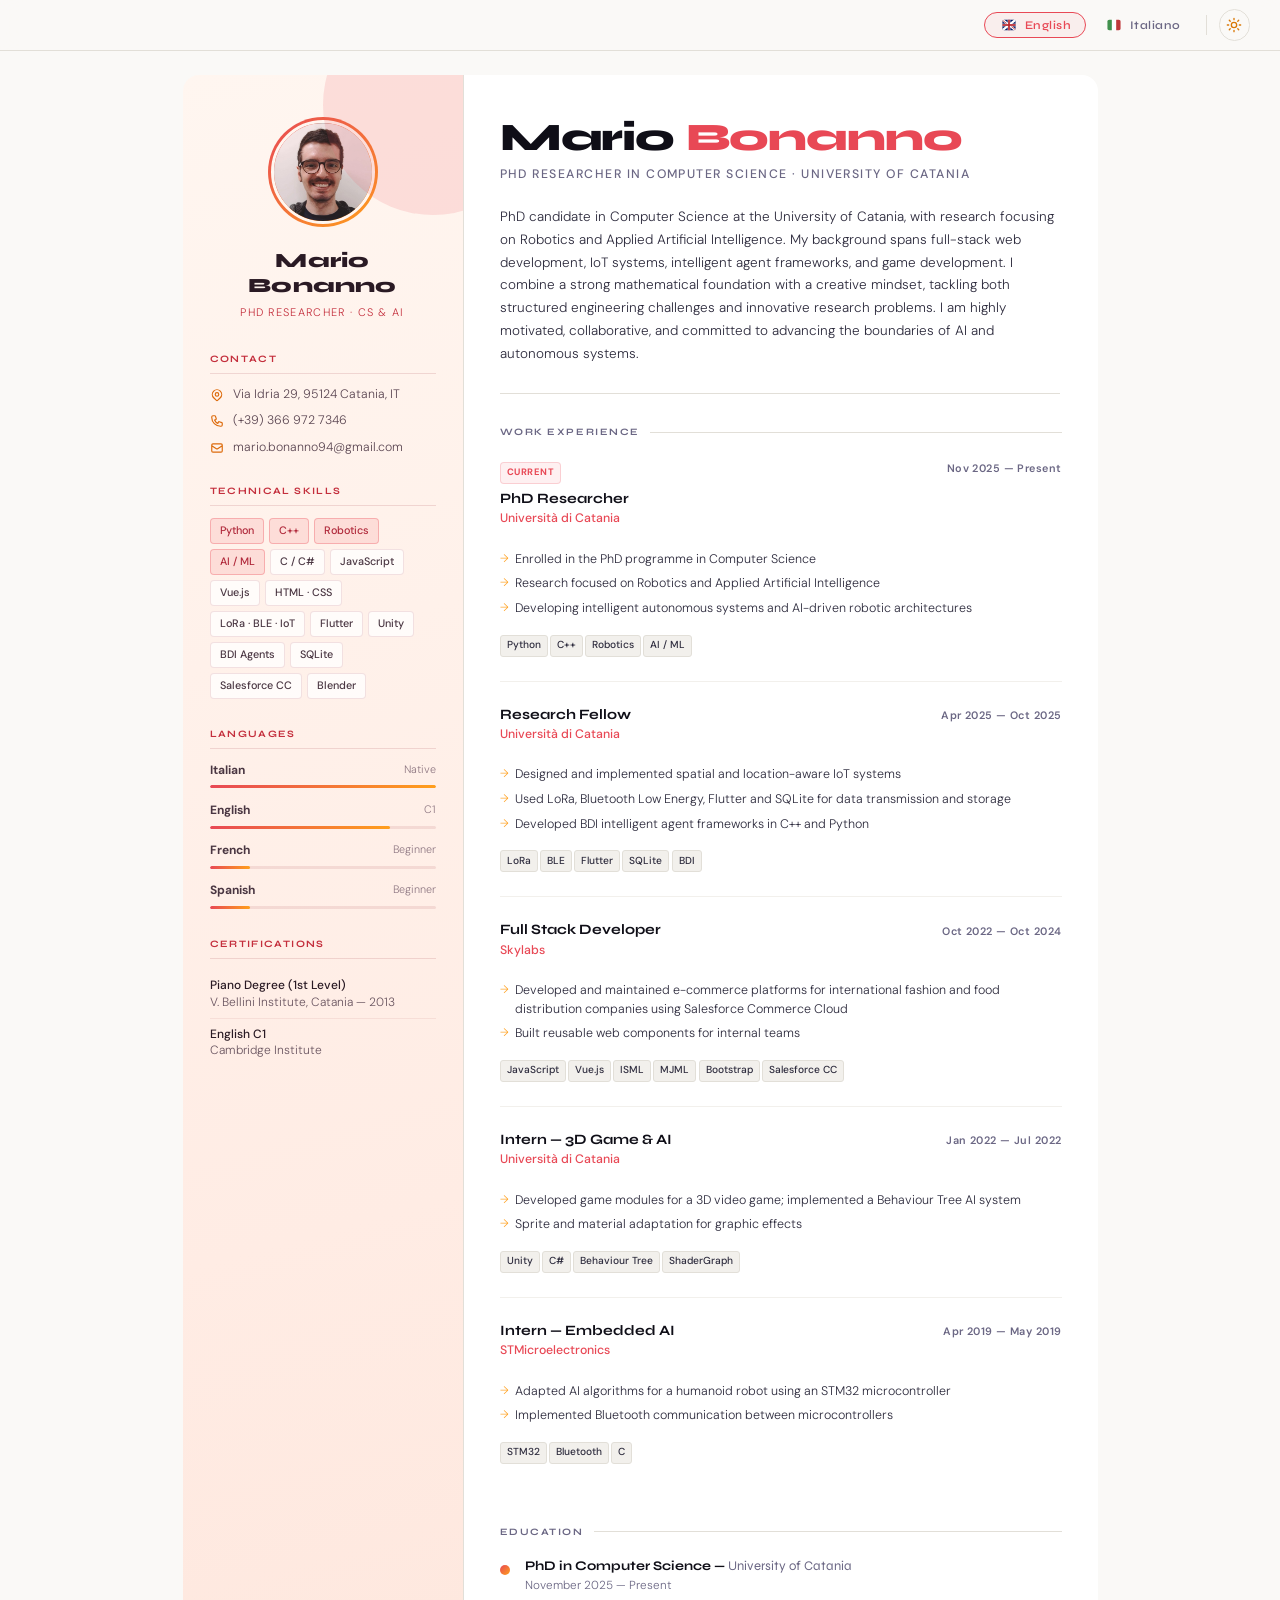
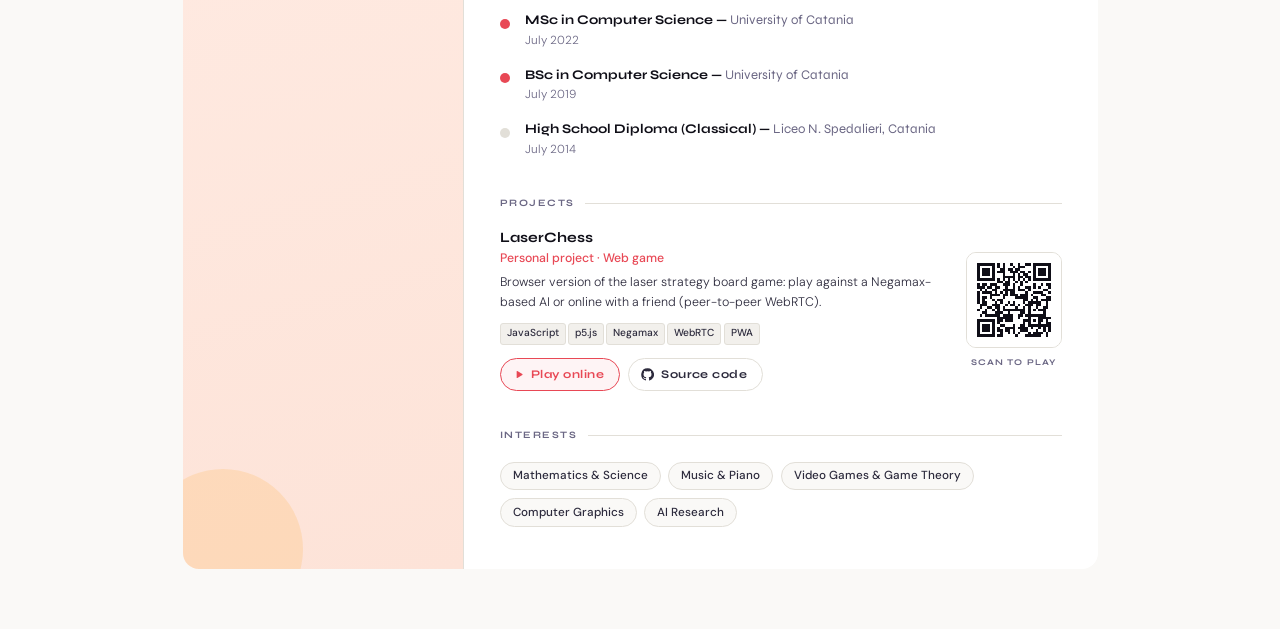
<file: index.html>
<!DOCTYPE html>
<html lang="en">
<head>
  <meta charset="UTF-8">
  <meta name="viewport" content="width=device-width, initial-scale=1.0">
  <title>Mario Bonanno — CV</title>
  <link href="https://fonts.googleapis.com/css2?family=Syne:wght@400;500;600;700;800&family=DM+Sans:ital,wght@0,300;0,400;0,500;1,300&display=swap" rel="stylesheet">
  <link rel="icon" type="image/webp" href="favicon.webp">
  <script>
    /* On open, pick dark or light from the OS setting (before first paint); the button then toggles between the two */
    try { document.documentElement.setAttribute('data-theme', matchMedia('(prefers-color-scheme: dark)').matches ? 'dark' : 'light'); } catch (e) {}
  </script>
  <link rel="stylesheet" href="cv.css">
  <script src="qr.js" defer></script>
  <script src="cv.js" defer></script>
</head>
<body>

<nav class="lang-bar">
  <button class="lang-btn active" id="btn-en">
    <svg viewBox="0 0 32 32"><rect x="1" y="4" width="30" height="24" rx="4" ry="4" fill="#071b65"/><path d="M5.1,4H5C3,4,1.4,5.4,1.1,7.3L26.9,28H27c2,0,3.6-1.4,3.9-3.3L5.1,4Z" fill="#fff"/><path d="M22.25,19h-2.5l9.9,7.9c.4-.4,.7-.8,.9-1.3l-8.4-6.7Z" fill="#b92932"/><path d="M1.4,6.3l8.4,6.7h2.5L2.3,5.1c-.4,.4-.7,.8-.9,1.3Z" fill="#b92932"/><path d="M5,28h.1L31,7.3c-.3-1.9-2-3.3-3.9-3.3H27L1.1,24.7c.3,1.9,2,3.3,3.9,3.3Z" fill="#fff"/><rect x="13" y="4" width="6" height="24" fill="#fff"/><rect x="1" y="13" width="30" height="6" fill="#fff"/><rect x="14" y="4" width="4" height="24" fill="#b92932"/><rect x="14" y="1" width="4" height="30" transform="translate(32) rotate(90)" fill="#b92932"/></svg>
    English
  </button>
  <button class="lang-btn" id="btn-it">
    <svg viewBox="0 0 32 32"><path fill="#fff" d="M10 4H22V28H10z"/><path d="M5,4h6V28H5c-2.2,0-4-1.8-4-4V8c0-2.2,1.8-4,4-4Z" fill="#41914d"/><path d="M25,4h6V28h-6c-2.2,0-4-1.8-4-4V8c0-2.2,1.8-4,4-4Z" transform="rotate(180 26 16)" fill="#bf393b"/></svg>
    Italiano
  </button>
  <span class="bar-sep" aria-hidden="true"></span>
  <button class="theme-btn" id="btn-theme" type="button">
    <svg class="ico-sun" viewBox="0 0 24 24" fill="none" stroke="currentColor" stroke-width="2" stroke-linecap="round" aria-hidden="true"><circle cx="12" cy="12" r="4"/><path d="M12 2v2M12 20v2M4.93 4.93l1.41 1.41M17.66 17.66l1.41 1.41M2 12h2M20 12h2M4.93 19.07l1.41-1.41M17.66 6.34l1.41-1.41"/></svg>
    <svg class="ico-moon" viewBox="0 0 24 24" fill="none" stroke="currentColor" stroke-width="2" stroke-linecap="round" stroke-linejoin="round" aria-hidden="true"><path d="M21 12.79A9 9 0 1 1 11.21 3 7 7 0 0 0 21 12.79z"/></svg>
  </button>
</nav>

<div class="cv-wrap">
  <!-- SIDEBAR -->
  <aside class="sidebar">
    <div class="photo-ring">
      <img src="foto-Profilo.jpg" alt="Mario Bonanno">
    </div>
    <div class="sidebar-name">Mario Bonanno</div>
    <div class="sidebar-role-bar l-en">PhD Researcher · CS &amp; AI</div>
    <div class="sidebar-role-bar l-it hidden">Dottorando · Informatica &amp; AI</div>

    <div class="sidebar-section">
      <div class="sidebar-label l-en">Contact</div>
      <div class="sidebar-label l-it hidden">Contatti</div>
      <div class="contact-item">
        <svg fill="none" viewBox="0 0 24 24" stroke="currentColor" stroke-width="2"><path d="M17.657 16.657L13.414 20.9a2 2 0 01-2.827 0l-4.244-4.243a8 8 0 1111.314 0z"/><circle cx="12" cy="11" r="3"/></svg>
        <span>Via Idria 29, 95124 Catania, IT</span>
      </div>
      <div class="contact-item">
        <svg fill="none" viewBox="0 0 24 24" stroke="currentColor" stroke-width="2"><path d="M3 5a2 2 0 012-2h3.28a1 1 0 01.948.684l1.498 4.493a1 1 0 01-.502 1.21l-2.257 1.13a11.042 11.042 0 005.516 5.516l1.13-2.257a1 1 0 011.21-.502l4.493 1.498a1 1 0 01.684.949V19a2 2 0 01-2 2h-1C9.716 21 3 14.284 3 6V5z"/></svg>
        <span>(+39) 366 972 7346</span>
      </div>
      <div class="contact-item">
        <svg fill="none" viewBox="0 0 24 24" stroke="currentColor" stroke-width="2"><path d="M3 8l7.89 5.26a2 2 0 002.22 0L21 8M5 19h14a2 2 0 002-2V7a2 2 0 00-2-2H5a2 2 0 00-2 2v10a2 2 0 002 2z"/></svg>
        <a href="mailto:mario.bonanno94@gmail.com">mario.bonanno94@gmail.com</a>
      </div>
    </div>

    <div class="sidebar-section">
      <div class="sidebar-label l-en">Technical Skills</div>
      <div class="sidebar-label l-it hidden">Competenze Tecniche</div>
      <div class="skill-tags">
        <span class="stag hot">Python</span><span class="stag hot">C++</span>
        <span class="stag hot">Robotics</span><span class="stag hot">AI / ML</span>
        <span class="stag">C / C#</span><span class="stag">JavaScript</span>
        <span class="stag">Vue.js</span><span class="stag">HTML &middot; CSS</span>
        <span class="stag">LoRa &middot; BLE &middot; IoT</span><span class="stag">Flutter</span>
        <span class="stag">Unity</span><span class="stag">BDI Agents</span>
        <span class="stag">SQLite</span><span class="stag">Salesforce CC</span>
        <span class="stag">Blender</span>
      </div>
    </div>

    <div class="sidebar-section">
      <div class="sidebar-label l-en">Languages</div>
      <div class="sidebar-label l-it hidden">Lingue</div>
      <div class="lang-item">
        <div class="lang-top"><strong class="l-en">Italian</strong><strong class="l-it hidden">Italiano</strong> <span class="lang-level l-en">Native</span><span class="lang-level l-it hidden">Madrelingua</span></div>
        <div class="lang-bar-track"><div class="lang-bar-fill" style="width:100%"></div></div>
      </div>
      <div class="lang-item">
        <div class="lang-top"><strong class="l-en">English</strong><strong class="l-it hidden">Inglese</strong> <span class="lang-level">C1</span></div>
        <div class="lang-bar-track"><div class="lang-bar-fill" style="width:80%"></div></div>
      </div>
      <div class="lang-item">
        <div class="lang-top"><strong class="l-en">French</strong><strong class="l-it hidden">Francese</strong> <span class="lang-level l-en">Beginner</span><span class="lang-level l-it hidden">Principiante</span></div>
        <div class="lang-bar-track"><div class="lang-bar-fill" style="width:18%"></div></div>
      </div>
      <div class="lang-item">
        <div class="lang-top"><strong class="l-en">Spanish</strong><strong class="l-it hidden">Spagnolo</strong> <span class="lang-level l-en">Beginner</span><span class="lang-level l-it hidden">Principiante</span></div>
        <div class="lang-bar-track"><div class="lang-bar-fill" style="width:18%"></div></div>
      </div>
    </div>

    <div class="sidebar-section">
      <div class="sidebar-label l-en">Certifications</div>
      <div class="sidebar-label l-it hidden">Certificazioni</div>
      <div class="cert-item">
        <strong class="l-en">Piano Degree (1st Level)</strong><strong class="l-it hidden">Laurea di I livello in Pianoforte</strong><br>
        <span class="l-en">V. Bellini Institute, Catania &mdash; 2013</span><span class="l-it hidden">Ist. V. Bellini, Catania &mdash; 2013</span>
      </div>
      <div class="cert-item">
        <strong>English C1</strong><br>Cambridge Institute
      </div>
    </div>
  </aside>

  <!-- MAIN -->
  <main class="main-col">
    <div class="main-name">Mario <span class="name-accent">Bonanno</span></div>
    <div class="main-role l-en">PhD Researcher in Computer Science &middot; University of Catania</div>
    <div class="main-role l-it hidden">Dottorando in Informatica &middot; Universit&agrave; di Catania</div>

    <div class="profile-text">
      <span class="l-en">PhD candidate in Computer Science at the University of Catania, with research focusing on Robotics and Applied Artificial Intelligence. My background spans full-stack web development, IoT systems, intelligent agent frameworks, and game development. I combine a strong mathematical foundation with a creative mindset, tackling both structured engineering challenges and innovative research problems. I am highly motivated, collaborative, and committed to advancing the boundaries of AI and autonomous systems.</span>
      <span class="l-it hidden">Dottorando in Informatica all'Universit&agrave; di Catania, con ricerca focalizzata su Robotica e Intelligenza Artificiale applicata. Il mio background spazia dallo sviluppo web full-stack ai sistemi IoT, ai framework per agenti intelligenti e allo sviluppo di videogiochi. Unisco una solida base matematica a un approccio creativo, affrontando sia sfide di ingegneria strutturata sia problemi di ricerca innovativi. Sono fortemente motivato, collaborativo e determinato a contribuire ai progressi nell'IA e nei sistemi autonomi.</span>
    </div>

    <!-- WORK EXPERIENCE -->
    <section class="section">
      <h2 class="section-title"><span class="l-en">Work Experience</span><span class="l-it hidden">Esperienze Lavorative</span></h2>

      <div class="exp-entry">
        <div>
          <div class="exp-current l-en">Current</div><div class="exp-current l-it hidden">In corso</div>
          <div class="exp-role l-en">PhD Researcher</div><div class="exp-role l-it hidden">Dottorando di Ricerca</div>
          <div class="exp-company">Universit&agrave; di Catania</div>
        </div>
        <div class="exp-date"><span class="l-en">Nov 2025 &mdash; Present</span><span class="l-it hidden">Nov 2025 &mdash; oggi</span></div>
        <ul class="exp-bullets">
          <li><span class="l-en">Enrolled in the PhD programme in Computer Science</span><span class="l-it hidden">Iscritto al Dottorato di Ricerca in Informatica</span></li>
          <li><span class="l-en">Research focused on Robotics and Applied Artificial Intelligence</span><span class="l-it hidden">Ricerca su Robotica e Intelligenza Artificiale applicata</span></li>
          <li><span class="l-en">Developing intelligent autonomous systems and AI-driven robotic architectures</span><span class="l-it hidden">Sviluppo di sistemi autonomi intelligenti e architetture robotiche basate sull'IA</span></li>
        </ul>
        <div class="tech-pills"><span class="tech-pill">Python</span><span class="tech-pill">C++</span><span class="tech-pill">Robotics</span><span class="tech-pill">AI / ML</span></div>
      </div>

      <div class="exp-entry">
        <div>
          <div class="exp-role l-en">Research Fellow</div><div class="exp-role l-it hidden">Assegnista di Ricerca</div>
          <div class="exp-company">Universit&agrave; di Catania</div>
        </div>
        <div class="exp-date"><span class="l-en">Apr 2025 &mdash; Oct 2025</span><span class="l-it hidden">Apr 2025 &mdash; Ott 2025</span></div>
        <ul class="exp-bullets">
          <li><span class="l-en">Designed and implemented spatial and location-aware IoT systems</span><span class="l-it hidden">Progettazione e implementazione di sistemi IoT spatial/location-aware</span></li>
          <li><span class="l-en">Used LoRa, Bluetooth Low Energy, Flutter and SQLite for data transmission and storage</span><span class="l-it hidden">Utilizzo di LoRa, BLE, Flutter e SQLite per l'invio e conservazione di dati</span></li>
          <li><span class="l-en">Developed BDI intelligent agent frameworks in C++ and Python</span><span class="l-it hidden">Sviluppo di framework per agenti intelligenti BDI in C++ e Python</span></li>
        </ul>
        <div class="tech-pills"><span class="tech-pill">LoRa</span><span class="tech-pill">BLE</span><span class="tech-pill">Flutter</span><span class="tech-pill">SQLite</span><span class="tech-pill">BDI</span></div>
      </div>

      <div class="exp-entry">
        <div>
          <div class="exp-role l-en">Full Stack Developer</div><div class="exp-role l-it hidden">Sviluppatore Full Stack</div>
          <div class="exp-company">Skylabs</div>
        </div>
        <div class="exp-date"><span class="l-en">Oct 2022 &mdash; Oct 2024</span><span class="l-it hidden">Ott 2022 &mdash; Ott 2024</span></div>
        <ul class="exp-bullets">
          <li><span class="l-en">Developed and maintained e-commerce platforms for international fashion and food distribution companies using Salesforce Commerce Cloud</span><span class="l-it hidden">Sviluppo e manutenzione di piattaforme e-commerce per aziende internazionali tramite Salesforce Commerce Cloud</span></li>
          <li><span class="l-en">Built reusable web components for internal teams</span><span class="l-it hidden">Sviluppo di componenti web riutilizzabili per i team interni</span></li>
        </ul>
        <div class="tech-pills"><span class="tech-pill">JavaScript</span><span class="tech-pill">Vue.js</span><span class="tech-pill">ISML</span><span class="tech-pill">MJML</span><span class="tech-pill">Bootstrap</span><span class="tech-pill">Salesforce CC</span></div>
      </div>

      <div class="exp-entry">
        <div>
          <div class="exp-role l-en">Intern &mdash; 3D Game &amp; AI</div><div class="exp-role l-it hidden">Tirocinante &mdash; Gioco 3D e IA</div>
          <div class="exp-company">Universit&agrave; di Catania</div>
        </div>
        <div class="exp-date"><span class="l-en">Jan 2022 &mdash; Jul 2022</span><span class="l-it hidden">Gen 2022 &mdash; Lug 2022</span></div>
        <ul class="exp-bullets">
          <li><span class="l-en">Developed game modules for a 3D video game; implemented a Behaviour Tree AI system</span><span class="l-it hidden">Sviluppo di moduli per un videogioco 3D; implementazione di sistema IA con Behaviour Tree</span></li>
          <li><span class="l-en">Sprite and material adaptation for graphic effects</span><span class="l-it hidden">Adattamento di sprite e materiali per effetti grafici</span></li>
        </ul>
        <div class="tech-pills"><span class="tech-pill">Unity</span><span class="tech-pill">C#</span><span class="tech-pill">Behaviour Tree</span><span class="tech-pill">ShaderGraph</span></div>
      </div>

      <div class="exp-entry">
        <div>
          <div class="exp-role l-en">Intern &mdash; Embedded AI</div><div class="exp-role l-it hidden">Tirocinante &mdash; AI su microcontrollore</div>
          <div class="exp-company">STMicroelectronics</div>
        </div>
        <div class="exp-date"><span class="l-en">Apr 2019 &mdash; May 2019</span><span class="l-it hidden">Apr 2019 &mdash; Mag 2019</span></div>
        <ul class="exp-bullets">
          <li><span class="l-en">Adapted AI algorithms for a humanoid robot using an STM32 microcontroller</span><span class="l-it hidden">Adattamento di algoritmi IA su robot umanoide tramite microcontrollore STM32</span></li>
          <li><span class="l-en">Implemented Bluetooth communication between microcontrollers</span><span class="l-it hidden">Comunicazione Bluetooth tra microcontrollori</span></li>
        </ul>
        <div class="tech-pills"><span class="tech-pill">STM32</span><span class="tech-pill">Bluetooth</span><span class="tech-pill">C</span></div>
      </div>
    </section>

    <!-- EDUCATION -->
    <section class="section">
      <h2 class="section-title"><span class="l-en">Education</span><span class="l-it hidden">Istruzione e Formazione</span></h2>
      <div class="edu-entry">
        <div class="edu-dot phd"></div>
        <div>
          <div class="edu-title l-en">PhD in Computer Science &mdash; <span style="color:var(--ink-muted);font-weight:400">University of Catania</span></div>
          <div class="edu-title l-it hidden">Dottorato in Informatica &mdash; <span style="color:var(--ink-muted);font-weight:400">Univ. di Catania</span></div>
          <div class="edu-sub l-en">November 2025 &mdash; Present</div>
          <div class="edu-sub l-it hidden">Novembre 2025 &mdash; oggi</div>
        </div>
      </div>
      <div class="edu-entry">
        <div class="edu-dot"></div>
        <div>
          <div class="edu-title l-en">MSc in Computer Science &mdash; <span style="color:var(--ink-muted);font-weight:400">University of Catania</span></div>
          <div class="edu-title l-it hidden">Laurea Magistrale in Informatica &mdash; <span style="color:var(--ink-muted);font-weight:400">Univ. di Catania</span></div>
          <div class="edu-sub l-en">July 2022</div>
          <div class="edu-sub l-it hidden">Luglio 2022</div>
        </div>
      </div>
      <div class="edu-entry">
        <div class="edu-dot"></div>
        <div>
          <div class="edu-title l-en">BSc in Computer Science &mdash; <span style="color:var(--ink-muted);font-weight:400">University of Catania</span></div>
          <div class="edu-title l-it hidden">Laurea Triennale in Informatica &mdash; <span style="color:var(--ink-muted);font-weight:400">Univ. di Catania</span></div>
          <div class="edu-sub l-en">July 2019</div>
          <div class="edu-sub l-it hidden">Luglio 2019</div>
        </div>
      </div>
      <div class="edu-entry">
        <div class="edu-dot faint"></div>
        <div>
          <div class="edu-title l-en">High School Diploma (Classical) &mdash; <span style="color:var(--ink-muted);font-weight:400">Liceo N. Spedalieri, Catania</span></div>
          <div class="edu-title l-it hidden">Diploma di Maturit&agrave; Classica &mdash; <span style="color:var(--ink-muted);font-weight:400">Liceo N. Spedalieri</span></div>
          <div class="edu-sub l-en">July 2014</div>
          <div class="edu-sub l-it hidden">Luglio 2014</div>
        </div>
      </div>
    </section>

    <!-- PROJECTS -->
    <section class="section">
      <h2 class="section-title"><span class="l-en">Projects</span><span class="l-it hidden">Progetti</span></h2>
      <div class="project">
        <div class="project-body">
          <div class="exp-role">LaserChess</div>
          <div class="exp-company"><span class="l-en">Personal project &middot; Web game</span><span class="l-it hidden">Progetto personale &middot; Gioco web</span></div>
          <p class="project-desc">
            <span class="l-en">Browser version of the laser strategy board game: play against a Negamax-based AI or online with a friend (peer-to-peer WebRTC).</span>
            <span class="l-it hidden">Versione web del gioco da tavolo di strategia con i laser: si gioca contro un'IA basata su Negamax o online con un amico (WebRTC peer-to-peer).</span>
          </p>
          <div class="tech-pills"><span class="tech-pill">JavaScript</span><span class="tech-pill">p5.js</span><span class="tech-pill">Negamax</span><span class="tech-pill">WebRTC</span><span class="tech-pill">PWA</span></div>
          <!-- href: root-relative so it works without JS; cv.js turns it into the absolute URL (origin + /LaserChess/) shown in print and encoded in the QR -->
          <div class="project-links">
            <a class="project-link" id="game-link" href="/LaserChess/" target="_blank" rel="noopener">
              <span class="project-btn">
                <svg viewBox="0 0 24 24" fill="currentColor" aria-hidden="true"><path d="M8 5.14v13.72a1 1 0 0 0 1.52.85l10.8-6.86a1 1 0 0 0 0-1.7L9.52 4.29A1 1 0 0 0 8 5.14z"/></svg>
                <span class="l-en">Play online</span><span class="l-it hidden">Gioca online</span>
              </span>
              <span class="project-url" id="game-url"></span>
            </a>
            <a class="project-link" href="https://github.com/Cobalt38/LaserChess" target="_blank" rel="noopener">
              <span class="project-btn ghost">
                <svg viewBox="0 0 24 24" fill="currentColor" aria-hidden="true"><path d="M12 .5a11.5 11.5 0 0 0-3.64 22.41c.58.1.79-.25.79-.56v-2c-3.2.7-3.88-1.37-3.88-1.37-.52-1.33-1.28-1.69-1.28-1.69-1.04-.71.08-.7.08-.7 1.15.08 1.76 1.19 1.76 1.19 1.03 1.76 2.7 1.25 3.36.96.1-.75.4-1.25.73-1.54-2.55-.29-5.24-1.28-5.24-5.69 0-1.26.45-2.29 1.19-3.09-.12-.29-.52-1.46.11-3.05 0 0 .97-.31 3.17 1.18a11 11 0 0 1 5.77 0c2.2-1.49 3.17-1.18 3.17-1.18.63 1.59.23 2.76.11 3.05.74.8 1.19 1.83 1.19 3.09 0 4.42-2.69 5.39-5.26 5.68.41.36.78 1.06.78 2.14v3.17c0 .31.21.67.8.56A11.5 11.5 0 0 0 12 .5z"/></svg>
                <span class="l-en">Source code</span><span class="l-it hidden">Codice sorgente</span>
              </span>
              <span class="project-url source-url">github.com/Cobalt38/LaserChess</span>
            </a>
          </div>
        </div>
        <figure class="project-qr" id="game-qr" aria-hidden="true">
          <div class="qr-tile"></div>
          <figcaption><span class="l-en">Scan to play</span><span class="l-it hidden">Inquadra per giocare</span></figcaption>
        </figure>
      </div>
    </section>

    <!-- INTERESTS -->
    <section class="section">
      <h2 class="section-title"><span class="l-en">Interests</span><span class="l-it hidden">Interessi</span></h2>
      <div class="interests-row">
        <span class="int-chip l-en">Mathematics &amp; Science</span><span class="int-chip l-it hidden">Matematica e Scienze</span>
        <span class="int-chip l-en">Music &amp; Piano</span><span class="int-chip l-it hidden">Musica e Pianoforte</span>
        <span class="int-chip l-en">Video Games &amp; Game Theory</span><span class="int-chip l-it hidden">Videogiochi e Game Theory</span>
        <span class="int-chip l-en">Computer Graphics</span><span class="int-chip l-it hidden">Computer Grafica</span>
        <span class="int-chip l-en">AI Research</span><span class="int-chip l-it hidden">Ricerca sull&rsquo;IA</span>
      </div>
    </section>
  </main>
</div>

</body>
</html>
</file>
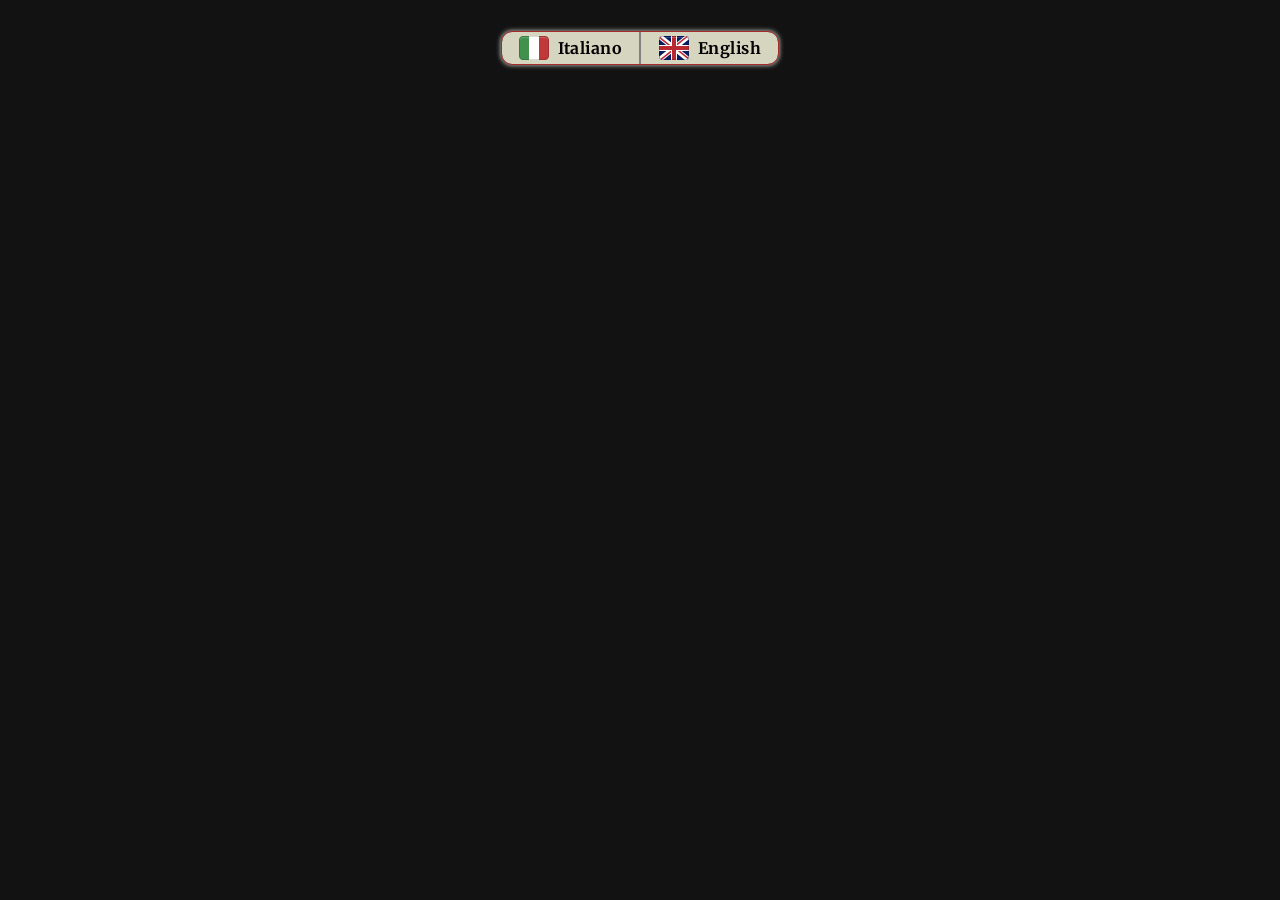
<file: cv2025/index.html>
<!DOCTYPE html>
<html lang="it">

<head>
    <meta charset="UTF-8">
    <link rel="stylesheet" href="cv.css">
    <link rel="stylesheet" href="https://cdnjs.cloudflare.com/ajax/libs/font-awesome/6.4.0/css/all.min.css">
    <link href="https://fonts.googleapis.com/css2?family=Merriweather:wght@400&display=swap" rel="stylesheet">

    <title>Curriculum Vitae</title>
</head>

<body>
    <div class="language-selection">
        <a href="#" data-lang="lang-it" class="selector active">
            <svg xmlns="http://www.w3.org/2000/svg" width="32" height="32" viewBox="0 0 32 32"><path fill="#fff" d="M10 4H22V28H10z"></path><path d="M5,4h6V28H5c-2.208,0-4-1.792-4-4V8c0-2.208,1.792-4,4-4Z" fill="#41914d"></path><path d="M25,4h6V28h-6c-2.208,0-4-1.792-4-4V8c0-2.208,1.792-4,4-4Z" transform="rotate(180 26 16)" fill="#bf393b"></path><path d="M27,4H5c-2.209,0-4,1.791-4,4V24c0,2.209,1.791,4,4,4H27c2.209,0,4-1.791,4-4V8c0-2.209-1.791-4-4-4Zm3,20c0,1.654-1.346,3-3,3H5c-1.654,0-3-1.346-3-3V8c0-1.654,1.346-3,3-3H27c1.654,0,3,1.346,3,3V24Z" opacity=".15"></path><path d="M27,5H5c-1.657,0-3,1.343-3,3v1c0-1.657,1.343-3,3-3H27c1.657,0,3,1.343,3,3v-1c0-1.657-1.343-3-3-3Z" fill="#fff" opacity=".2"></path></svg>
            Italiano
        </a>
        <div class="separator"></div>
        <a href="#" data-lang="lang-en" class="selector">
            <svg xmlns="http://www.w3.org/2000/svg" width="32" height="32" viewBox="0 0 32 32"><rect x="1" y="4" width="30" height="24" rx="4" ry="4" fill="#071b65"></rect><path d="M5.101,4h-.101c-1.981,0-3.615,1.444-3.933,3.334L26.899,28h.101c1.981,0,3.615-1.444,3.933-3.334L5.101,4Z" fill="#fff"></path><path d="M22.25,19h-2.5l9.934,7.947c.387-.353,.704-.777,.929-1.257l-8.363-6.691Z" fill="#b92932"></path><path d="M1.387,6.309l8.363,6.691h2.5L2.316,5.053c-.387,.353-.704,.777-.929,1.257Z" fill="#b92932"></path><path d="M5,28h.101L30.933,7.334c-.318-1.891-1.952-3.334-3.933-3.334h-.101L1.067,24.666c.318,1.891,1.952,3.334,3.933,3.334Z" fill="#fff"></path><rect x="13" y="4" width="6" height="24" fill="#fff"></rect><rect x="1" y="13" width="30" height="6" fill="#fff"></rect><rect x="14" y="4" width="4" height="24" fill="#b92932"></rect><rect x="14" y="1" width="4" height="30" transform="translate(32) rotate(90)" fill="#b92932"></rect><path d="M28.222,4.21l-9.222,7.376v1.414h.75l9.943-7.94c-.419-.384-.918-.671-1.471-.85Z" fill="#b92932"></path><path d="M2.328,26.957c.414,.374,.904,.656,1.447,.832l9.225-7.38v-1.408h-.75L2.328,26.957Z" fill="#b92932"></path><path d="M27,4H5c-2.209,0-4,1.791-4,4V24c0,2.209,1.791,4,4,4H27c2.209,0,4-1.791,4-4V8c0-2.209-1.791-4-4-4Zm3,20c0,1.654-1.346,3-3,3H5c-1.654,0-3-1.346-3-3V8c0-1.654,1.346-3,3-3H27c1.654,0,3,1.346,3,3V24Z" opacity=".15"></path><path d="M27,5H5c-1.657,0-3,1.343-3,3v1c0-1.657,1.343-3,3-3H27c1.657,0,3,1.343,3,3v-1c0-1.657-1.343-3-3-3Z" fill="#fff" opacity=".2"></path></svg>
            English
        </a>
    </div>

    <div class="cv-main d-none">
        <div class="left-panel">
            <div class="profile-pic">
                <img src="foto-Profilo.jpg" alt="Foto Profilo" />
            </div>
            <div class="details">
                <div class="contatti">
                    <div class="title">
                        <span class="lang-it">CONTATTI</span>
                        <span class="lang-en">CONTACTS</span>
                    </div>
                    <div class="content">
                        <p class="address">
                            <i class="fa-solid fa-house"></i>
                            <span class="lang-it">Via Idria, 29, 95124, Catania CT</span>
                            <span class="lang-en">Via Idria, 29, 95124, Catania CT</span>
                        </p>
                        <p class="telefono">
                            <i class="fa-solid fa-square-phone"></i>
                            <span class="lang-it">(+39) 3669727346</span>
                            <span class="lang-en">(+39) 3669727346</span>
                        </p>
                        <p class="email">
                            <i class="fa-solid fa-paper-plane"></i>
                            <span class="lang-it">mario.bonanno94@gmail.com</span>
                            <span class="lang-en">mario.bonanno94@gmail.com</span>
                        </p>
                    </div>
                </div>
                <div class="profile">
                    <div class="title">
                        <span class="lang-it">PROFILO PROFESSIONALE</span>
                        <span class="lang-en">PROFESSIONAL PROFILE</span>
                    </div>
                    <div class="description">
                        <span class="lang-it">Dopo aver conseguito la laurea magistrale in Informatica, ho iniziato la mia esperienza lavorativa come web developer presso un'azienda di consulenza. Oltre alle nozioni acquisite, posso garantire massima disponibilità e determinazione, per supportare le figure senior e apprendere da loro le basi dell’attività. La mia indole creativa mi ha spinto ad approcciarmi a campi come la creazione di videogiochi e lo sviluppo frontend di pagine web, mentre la passione per la matematica mi fa apprezzare le sfide logiche e strutturali, come quelle che ho incontrato nella progettazione di primitive intelligenze artificiali o programmazione backend per la gestione di siti.</span>
                        <span class="lang-en">After earning my master's degree in Computer Science, I began my work experience as a web developer at a consulting company. In addition to the knowledge acquired, I can ensure maximum availability and determination to support senior figures and learn from them the basics of the activity. My creative nature has driven me to approach fields such as video game creation and frontend development of web pages, while my passion for mathematics makes me appreciate logical and structural challenges, such as those I encountered in designing primitive artificial intelligences or backend programming for website management.</span>
                    </div>
                </div>
                <div class="competenze">
                    <div class="title">
                        <span class="lang-it">Capacità e competenze</span>
                        <span class="lang-en">Skills and Competencies</span>
                    </div>
                    <ul class="skill-list">
                        <li>
                            <span class="lang-it">Buona conoscenza dei più comuni linguaggi di programmazione. In particolare di <strong>C, C++, C#, Python, HTML, CSS, Javascript</strong>, dei framework Processing e P5.js e delle librerie jQuery, Vue.js e Bootstrap.</span>
                            <span class="lang-en">Good knowledge of the most common programming languages. In particular <strong>C, C++, C#, Python, HTML, CSS, Javascript</strong>, the Processing and P5.js frameworks, and the jQuery, Vue.js, and Bootstrap libraries.</span>
                        </li>
                        <li>
                            <span class="lang-it">Buona conoscenza del <strong>game engine Unity</strong> e dei suoi componenti. In particolare ShaderGraph, VisualEffects, ParticleSystem</span>
                            <span class="lang-en">Good knowledge of the <strong>Unity game engine</strong> and its components, particularly ShaderGraph, VisualEffects, ParticleSystem.</span>
                        </li>
                        <li>
                            <span class="lang-it">Conoscenza base del software di modellazione 3D “<strong>Blender</strong>” e del motore <strong>Unreal Engine</strong>.</span>
                            <span class="lang-en">Basic knowledge of 3D modeling software <strong>Blender</strong> and the <strong>Unreal Engine</strong>.</span>
                        </li>
                        <li>
                            <span class="lang-it">Flessibilità, predisposizione alla crescita professionale e capacità di ascolto attivo</span>
                            <span class="lang-en">Flexibility, willingness for professional growth, and active listening skills.</span>
                        </li>
                    </ul>
                </div>
                <div class="interessi">
                    <div class="title">
                        <span class="lang-it">Interessi</span>
                        <span class="lang-en">Interests</span>
                    </div>
                    <ol class="interessi-list">
                        <li>
                            <span class="lang-it">Matematica, scienze e musica</span>
                            <span class="lang-en">Mathematics, science, and music</span>
                        </li>
                        <li>
                            <span class="lang-it">Programmazione e Computer Grafica</span>
                            <span class="lang-en">Programming and Computer Graphics</span>
                        </li>
                        <li>
                            <span class="lang-it">Videogiochi e Game Theory</span>
                            <span class="lang-en">Video games and Game Theory</span>
                        </li>
                    </ol>
                </div>
            </div>
        </div>
        <div class="right-panel">
            <div class="name">
                <span class="lang-it">Mario Bonanno</span>
                <span class="lang-en">Mario Bonanno</span>
            </div>
            <div class="specs">
                <div class="tab experiences">
                    <div class="title">
                        <span class="lang-it">Esperienze lavorative e professionali</span>
                        <span class="lang-en">Work and Professional Experience</span>
                    </div>
                    <div class="exp-list">
                        <div class="exp">
                            <div class="title">
                                <strong>Università di Catania</strong>, Catania —
                                <span class="lang-it">Assegnista di ricerca</span>
                                <span class="lang-en">Research Fellow</span>
                            </div>
                            <div class="date">
                                <span class="lang-it">Aprile 2025 - Oggi</span>
                                <span class="lang-en">April 2025 - Currently</span>
                            </div>
                            <ul class="exp-points">
                                <li class="point">
                                    <span class="lang-it">Progetto e implementazione di sistemi IoT spatial/location-aware.</span>
                                    <span class="lang-en">Design and implementation of spatial/location-aware IoT systems.</span>
                                </li>
                                <li class="point">
                                    <span class="lang-it">Uso di tecnologie come <strong>LoRa, Bluetooth Low Energy, Flutter, SQLite</strong> per l'invio e la conservazione di dati.</span>
                                    <span class="lang-en">Used technologies such as <strong>LoRa, Bluetooth Low Energy, Flutter, SQLite</strong> to send and store data.</span>
                                </li>
                                <li class="point">
                                    <span class="lang-it">Sviluppo di framework per la programmazione di agenti intelligenti basati su paradigma BDI attraverso linguaggi C++ e Python</span>
                                    <span class="lang-en">Developed frameworks for the implementation of intelligent Agents based on the BDI paradigm, in C++ and Python</span>
                                </li>
                            </ul>
                        </div>
                    <div class="exp-list">
                        <div class="exp">
                            <div class="title">
                                <strong>Skylabs</strong>, Catania —
                                <span class="lang-it">Sviluppatore Fullstack</span>
                                <span class="lang-en">Fullstack Developer</span>
                            </div>
                            <div class="date">
                                <span class="lang-it">Ottobre 2022 - Ottobre 2024</span>
                                <span class="lang-en">October 2022 - October 2024</span>
                            </div>
                            <ul class="exp-points">
                                <li class="point">
                                    <span class="lang-it">Sviluppo e manutenzione di progetti E-Commerce per aziende internazionali di moda e distribuzione alimentare attraverso tecnologia <strong>Salesforce Commerce Cloud</strong>.</span>
                                    <span class="lang-en">Development and maintenance of E-Commerce projects for international fashion and food distribution companies using <strong>Salesforce Commerce Cloud</strong>.</span>
                                </li>
                                <li class="point">
                                    <span class="lang-it">Sviluppo componenti web personalizzati, finalizzati al riutilizzo interno.</span>
                                    <span class="lang-en">Development of custom web components aimed at internal reuse.</span>
                                </li>
                                <li class="point">
                                    <span class="lang-it">Utilizzo dei linguaggi <strong>Javascript, CSS, HTML, ISML, MJML</strong> e delle librerie <strong>jQuery, Vue.js, Bootstrap</strong>.</span>
                                    <span class="lang-en">Utilization of <strong>Javascript, CSS, HTML, ISML, MJML</strong> languages and <strong>jQuery, Vue.js, Bootstrap</strong> libraries.</span>
                                </li>
                            </ul>
                        </div>
                        <div class="exp">
                            <div class="title">
                                <strong>Università di Catania</strong>, Catania —
                                <span class="lang-it">Tirocinante</span>
                                <span class="lang-en">Intern</span>
                            </div>
                            <div class="date">
                                <span class="lang-it">Gennaio 2022 - Luglio 2022</span>
                                <span class="lang-en">January 2022 - July 2022</span>
                            </div>
                            <ul class="p-b-0 exp-points">
                                <li class="point">
                                    <span class="lang-it">Sviluppo di moduli di vario genere relativi ad un videogioco 3D</span>
                                    <span class="lang-en">Development of various modules related to a 3D video game</span>
                                </li>
                                <li class="point">
                                    <span class="lang-it">Implementazione di un sistema di I.A. basato su Behaviour Tree</span>
                                    <span class="lang-en">Implementation of an AI system based on Behaviour Tree</span>
                                </li>
                                <li class="point">
                                    <span class="lang-it">Manutenzione del codice per l’utilizzo in un team di piccole dimensioni</span>
                                    <span class="lang-en">Code maintenance for use in a small team</span>
                                </li>
                                <li class="point">
                                    <span class="lang-it">Adattamento Sprite e materiali per la creazione di effetti grafici</span>
                                    <span class="lang-en">Sprite and material adaptation for creating graphic effects</span>
                                </li>
                            </ul>
                        </div>
                        <div class="exp">
                            <div class="title">
                                <strong>STMicroelectronics</strong>, Catania —
                                <span class="lang-it">Tirocinante</span>
                                <span class="lang-en">Intern</span>
                            </div>
                            <div class="date">
                                <span class="lang-it">Aprile 2019 - Maggio 2019</span>
                                <span class="lang-en">April 2019 - May 2019</span>
                            </div>
                            <ul class="p-b-0 exp-points">
                                <li class="point">
                                    <span class="lang-it">Adattamento di algoritmi di Intelligenza Artificiale in un robot umanoide mediante microcontrollore STM32</span>
                                    <span class="lang-en">Adaptation of Artificial Intelligence algorithms in a humanoid robot using STM32 microcontroller</span>
                                </li>
                                <li class="point">
                                    <span class="lang-it">Permettere la comunicazione tra microcontrollori attraverso la tecnologia BlueTooth</span>
                                    <span class="lang-en">Enabling communication between microcontrollers via Bluetooth technology</span>
                                </li>
                            </ul>
                        </div>
                    </div>
                </div>
                <div class="tab formazione">
                    <div class="title">
                        <span class="lang-it">Istruzione e formazione</span>
                        <span class="lang-en">Education and Training</span>
                    </div>
                    <ul class="content">
                        <li>
                            <strong>Università di Catania</strong>, Catania —
                            <span class="lang-it"><i>Laurea Magistrale in Informatica</i></span>
                            <span class="lang-en"><i>Master's Degree in Computer Science</i></span>
                        </li>
                        <div class="date">
                            <span class="lang-it">Luglio 2022</span>
                            <span class="lang-en">July 2022</span>
                        </div>
                        <li>
                            <strong>Università di Catania</strong>, Catania —
                            <span class="lang-it"><i>Laurea Triennale in Informatica</i></span>
                            <span class="lang-en"><i>Bachelor's Degree in Computer Science</i></span>
                        </li>
                        <div class="date">
                            <span class="lang-it">Luglio 2019</span>
                            <span class="lang-en">July 2019</span>
                        </div>
                        <li>
                            <strong>Liceo N. Spedalieri</strong>, Catania —
                            <span class="lang-it"><i>Diploma di maturità (classica)</i></span>
                            <span class="lang-en"><i>High School Diploma (Classical)</i></span>
                        </li>
                        <div class="date">
                            <span class="lang-it">Luglio 2014</span>
                            <span class="lang-en">July 2014</span>
                        </div>
                    </ul>
                </div>
                <div class="tab lingue">
                    <div class="title">
                        <span class="lang-it">Lingue</span>
                        <span class="lang-en">Languages</span>
                    </div>
                    <div class="tabs">
                        <div class="lingua">
                            <div class="title">
                                <span class="lang-it"><strong>Italiano</strong></span>
                                <span class="lang-en"><strong>Italian</strong></span>
                            </div>
                            <div class="progress-bar perc-100"></div>
                            <div class="desc">
                                <span class="lang-it">Madrelingua</span>
                                <span class="lang-en">Native Speaker</span>
                            </div>
                        </div>
                        <div class="lingua">
                            <div class="title flexy">
                                <span class="lang-it"><strong>Inglese</strong></span>
                                <span class="lang-en"><strong>English</strong></span>
                                <span>&mdash;</span>
                                <span class="lang-it">C1</span>
                                <span class="lang-en">C1</span>
                            </div>
                            <div class="progress-bar perc-75"></div>
                            <div class="desc">
                                <span class="lang-it">Avanzato</span>
                                <span class="lang-en">Advanced</span>
                            </div>
                        </div>
                        <div class="lingua">
                            <div class="title">
                                <span class="lang-it"><strong>Francese</strong></span>
                                <span class="lang-en"><strong>French</strong></span>
                            </div>
                            <div class="progress-bar perc-25"></div>
                            <div class="desc">
                                <span class="lang-it">Principiante</span>
                                <span class="lang-en">Beginner</span>
                            </div>
                        </div>
                        <div class="lingua">
                            <div class="title">
                                <span class="lang-it"><strong>Spagnolo</strong></span>
                                <span class="lang-en"><strong>Spanish</strong></span>
                            </div>
                            <div class="progress-bar perc-25"></div>
                            <div class="desc">
                                <span class="lang-it">Principiante</span>
                                <span class="lang-en">Beginner</span>
                            </div>
                        </div>
                    </div>
                </div>
                <div class="tab certificazioni">
                    <div class="title">
                        <span class="lang-it">Altre Certificazioni</span>
                        <span class="lang-en">Other Certifications</span>
                    </div>
                    <ul class="content">
                        <li>
                            <span class="lang-it"><strong>Laurea di primo livello in Pianoforte</strong> - Istituto musicale V. Bellini di Catania, 2013</span>
                            <span class="lang-en"><strong>First Level Degree in Piano</strong> - V. Bellini Music Institute of Catania, 2013</span>
                        </li>
                        <li>
                            <span class="lang-it"><strong>Certificazione C1 in lingua Inglese</strong> - Cambridge Institute</span>
                            <span class="lang-en"><strong>C1 Certification in English</strong> - Cambridge Institute</span>
                        </li>
                    </ul>
                </div>
            </div>
        </div>
    </div>

    <script>
        document.querySelectorAll('.language-selection a').forEach(link => {
            link.addEventListener('click', function (event) {
                event.preventDefault();
                document.querySelector('.cv-main').classList.remove('d-none');
                const lang = this.getAttribute('data-lang');

                // Toggle language selection
                document.querySelectorAll('.language-selection a').forEach(l => l.classList.remove('active'));
                event.target.classList.add('active');

                // Show/Hide language sections
                document.querySelectorAll('.lang-it, .lang-en').forEach(el => {
                    if (el.classList.contains(lang)) el.classList.remove('d-none');
                    else el.classList.add('d-none');
                });
            });
        });
    </script>
</body>

</html>
</file>
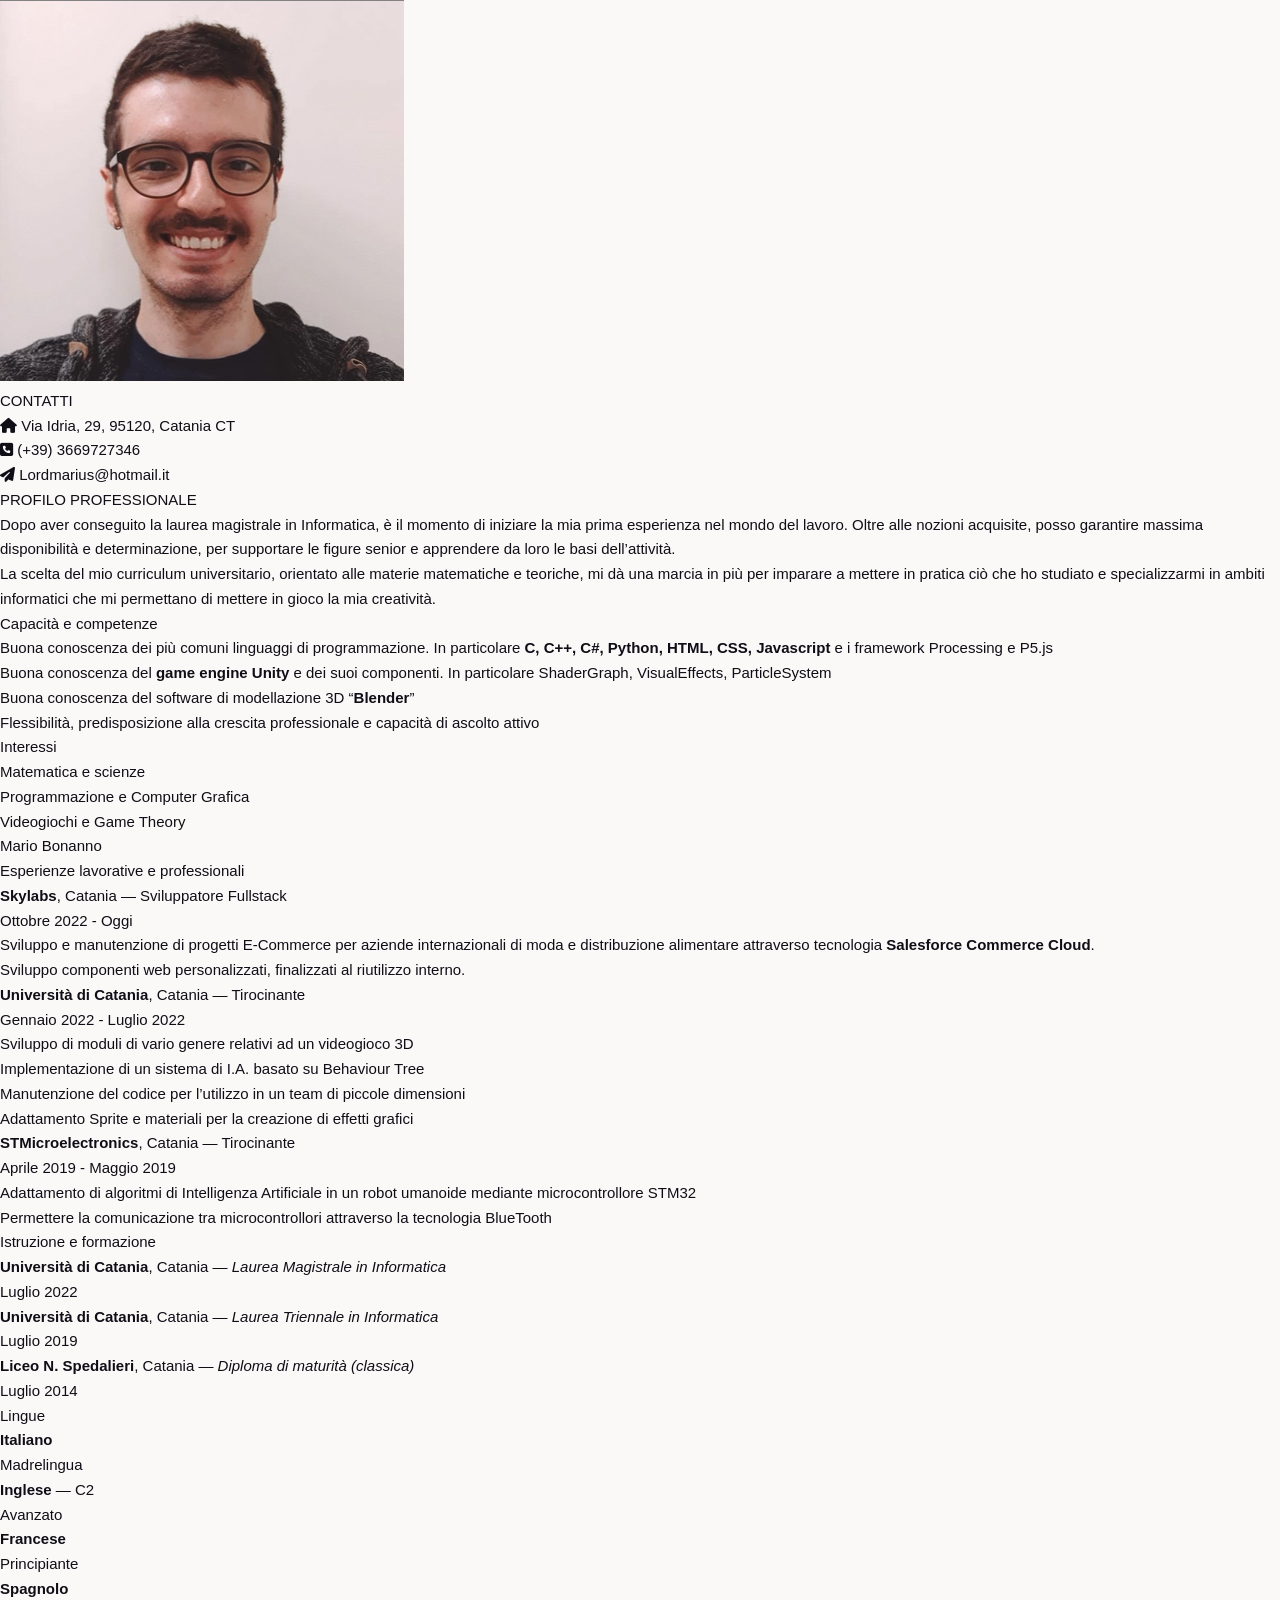
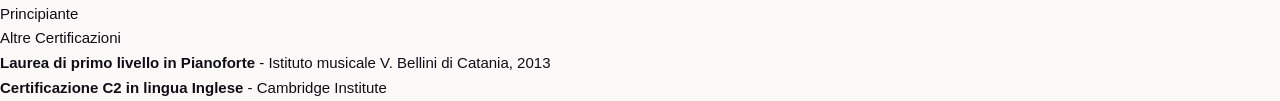
<file: cv.html>
<!DOCTYPE html>
<html>

<head>
    <link rel="stylesheet" href="cv.css">
    <link rel="stylesheet" href="https://cdnjs.cloudflare.com/ajax/libs/font-awesome/6.4.0/css/all.min.css">
</head>

<body>
    <div class="cv-main">
        <div class="left-panel">
            <div class="profile-pic">
                <img src="foto-Profilo.jpg" />
            </div>
            <div class="details">
                <div class="contatti">
                    <div class="title">
                        CONTATTI
                    </div>
                    <div class="content">
                        <p class="address">
                            <i class="fa-solid fa-house"></i>
                            Via Idria, 29, 95120, Catania CT
                        </p>
                        <p class="telefono">
                            <i class="fa-solid fa-square-phone"></i>
                            (+39) 3669727346
                        </p>
                        <p class="email">
                            <i class="fa-solid fa-paper-plane"></i>
                            Lordmarius@hotmail.it
                        </p>
                    </div>
                </div>
                <div class="profile">
                    <div class="title">
                        PROFILO PROFESSIONALE
                    </div>
                    <div class="description">
                        Dopo aver conseguito la laurea magistrale in Informatica, è il momento di
                        iniziare la mia prima esperienza nel mondo del lavoro. Oltre alle nozioni
                        acquisite, posso garantire massima disponibilità e determinazione, per
                        supportare le figure senior e apprendere da loro le basi dell’attività.
                        <br>La scelta del mio curriculum universitario, orientato alle materie matematiche
                        e teoriche, mi dà una marcia in più per imparare a mettere in pratica ciò che
                        ho studiato e specializzarmi in ambiti informatici che mi permettano di
                        mettere in gioco la mia creatività.
                    </div>
                </div>
                <div class="competenze">
                    <div class="title">
                        Capacità e competenze
                    </div>
                    <ul class="skill-list">
                        <li>
                            Buona conoscenza dei più
                            comuni linguaggi di
                            programmazione. In
                            particolare <strong>C, C++, C#,
                                Python, HTML, CSS, Javascript</strong> e i
                            framework Processing e P5.js
                        </li>
                        <li>
                            Buona conoscenza del <strong>game
                                engine Unity</strong> e dei suoi
                            componenti. In particolare
                            ShaderGraph, VisualEffects,
                            ParticleSystem
                        </li>
                        <li>
                            Buona conoscenza del
                            software di modellazione 3D
                            “<strong>Blender</strong>”
                        </li>
                        <li>
                            Flessibilità, predisposizione alla crescita
                            professionale e capacità di ascolto attivo
                        </li>
                    </ul>
                </div>
                <div class="interessi">
                    <div class="title">
                        Interessi
                    </div>
                    <ol class="interessi-list">
                        <li>
                            Matematica e scienze
                        </li>
                        <li>
                            Programmazione e Computer Grafica
                        </li>
                        <li>
                            Videogiochi e Game Theory
                        </li>
                    </ol>
                </div>
            </div>
        </div>
        <div class="right-panel">
            <div class="name">
                Mario Bonanno
            </div>
            <div class="specs">
                <div class="tab experiences">
                    <div class="title">
                        Esperienze lavorative e professionali
                    </div>
                    <div class="exp-list">
                        <div class="exp">
                            <div class="title">
                                <strong>Skylabs</strong>, Catania — Sviluppatore Fullstack
                            </div>
                            <div class="date">
                                Ottobre 2022 - Oggi
                            </div>
                            <ul class=" exp-points">
                                <li class="point">
                                    Sviluppo e manutenzione di progetti E-Commerce per aziende internazionali
                                    di moda e distribuzione alimentare attraverso tecnologia
                                    <strong>Salesforce Commerce Cloud</strong>.
                                </li>
                                <li class="point">
                                    Sviluppo componenti web personalizzati, finalizzati al riutilizzo interno.
                                </li>
                            </ul>
                        </div>
                        <div class="exp">
                            <div class="title">
                                <strong>Università di Catania</strong>, Catania — Tirocinante
                            </div>
                            <div class="date">
                                Gennaio 2022 - Luglio 2022
                            </div>
                            <ul class=" p-b-0 exp-points">
                                <li class="point">
                                    Sviluppo di moduli di vario genere relativi ad un videogioco 3D
                                </li>
                                <li class="point">
                                    Implementazione di un sistema di I.A. basato su Behaviour Tree
                                </li>
                                <li class="point">
                                    Manutenzione del codice per l’utilizzo in un team di piccole
                                    dimensioni
                                </li>
                                <li class="point">
                                    Adattamento Sprite e materiali per la creazione di effetti grafici
                                </li>
                            </ul>
                        </div>
                        <div class="exp">
                            <div class="title">
                                <strong>STMicroelectronics</strong>, Catania — Tirocinante
                            </div>
                            <div class="date">
                                Aprile 2019 - Maggio 2019
                            </div>
                            <ul class=" p-b-0 exp-points">
                                <li class="point">
                                    Adattamento di algoritmi di Intelligenza Artificiale in un robot
                                    umanoide mediante microcontrollore STM32
                                </li>
                                <li class="point">
                                    Permettere la comunicazione tra microcontrollori attraverso la
                                    tecnologia BlueTooth
                                </li>
                            </ul>
                        </div>
                    </div>
                </div>
                <div class="tab formazione">
                    <div class="title">
                        Istruzione e formazione
                    </div>
                    <ul class="content">
                        <li>
                            <strong>Università di Catania</strong>, Catania — <i>Laurea Magistrale in Informatica</i>
                        </li>
                        <div class="date">
                            Luglio 2022
                        </div>
                        <li>
                            <strong>Università di Catania</strong>, Catania — <i>Laurea Triennale in Informatica</i>
                        </li>
                        <div class="date">
                            Luglio 2019
                        </div>
                        <li>
                            <strong>Liceo N. Spedalieri</strong>, Catania — <i>Diploma di maturità (classica)</i>
                        </li>
                        <div class="date">
                            Luglio 2014
                        </div>
                </div>
                <div class="tab lingue">
                    <div class="title">
                        Lingue
                    </div>
                    <div class="tabs">
                        <div class="lingua">
                            <div class="title">
                                <strong>Italiano</strong>
                            </div>
                            <div class="progress-bar perc-100"></div>
                            <div class="desc">
                                Madrelingua
                            </div>
                        </div>
                        <div class="lingua">
                            <div class="title flexy">
                                <span><strong>Inglese</strong></span>
                                <span>&mdash;</span>
                                <span>C2</span>
                            </div>
                            <div class="progress-bar perc-75"></div>
                            <div class="desc">
                                Avanzato
                            </div>
                        </div>
                        <div class="lingua">
                            <div class="title">
                                <strong>Francese</strong>
                            </div>
                            <div class="progress-bar perc-25"></div>
                            <div class="desc">
                                Principiante
                            </div>
                        </div>
                        <div class="lingua">
                            <div class="title">
                                <strong>Spagnolo</strong>
                            </div>
                            <div class="progress-bar perc-25"></div>
                            <div class="desc">
                                Principiante
                            </div>
                        </div>
                    </div>
                </div>
                <div class="tab certificazioni">
                    <div class="title">
                        Altre Certificazioni
                    </div>
                    <ul class="content">
                        <li>
                            <strong>Laurea di primo livello in
                                Pianoforte</strong> - Istituto musicale
                            V. Bellini di Catania, 2013
                        </li>
                        <li>
                            <strong>Certificazione C2 in lingua Inglese
                            </strong> - Cambridge Institute
                        </li>
                    </ul>
                </div>
            </div>
        </div>
    </div>
    </div>
</body>

</html>
</file>
<file: cv.css>
*, *::before, *::after { box-sizing: border-box; margin: 0; padding: 0; }
:root {
  --ink: #0f0e17; --ink-soft: #2d2b3d; --ink-muted: #6b6784;
  --accent: #e84855; --accent2: #ff9f1c;
  --surface: #faf9f7; --surface2: #f2f0ec;
  --white: #ffffff; --border: #e2dfd8;
  --card: #ffffff; --sidebar-bg: #0f0e17; --bar-bg: rgba(250,249,247,0.9);
  --card-ring: none; --show-sun: block; --show-moon: none;
  /* Sidebar palette. Default = dark sidebar (dark theme and print); light theme on screen overrides it below */
  --sb-bg: var(--sidebar-bg); --sb-photo-gap: var(--sidebar-bg);
  --sb-ink: #ffffff; --sb-text: rgba(255,255,255,0.75); --sb-text-2: rgba(255,255,255,0.8);
  --sb-text-3: rgba(255,255,255,0.7); --sb-strong: rgba(255,255,255,0.92); --sb-faint: rgba(255,255,255,0.45);
  --sb-line: rgba(255,255,255,0.1); --sb-line-soft: rgba(255,255,255,0.06);
  --sb-accent: var(--accent); --sb-icon: var(--accent2);
  --sb-tag-bg: rgba(255,255,255,0.07); --sb-tag-line: rgba(255,255,255,0.1); --sb-tag-ink: rgba(255,255,255,0.8);
  --sb-hot-bg: rgba(232,72,85,0.2); --sb-hot-line: rgba(232,72,85,0.35); --sb-hot-ink: rgba(255,180,180,0.9);
  --sb-track: rgba(255,255,255,0.1); --sb-blob1: 0.12; --sb-blob2: 0.08;
  color-scheme: light;
}
/* Light theme: warm peach/blush sidebar, so the page reads as light (on mobile the sidebar fills the first screen) */
@media screen {
  :root[data-theme="light"] {
    --sb-bg: linear-gradient(165deg, #fff6f0 0%, #ffece4 55%, #fde3d8 100%); --sb-photo-gap: #fff6f0;
    --sb-ink: #2a1a24; --sb-text: #5b4652; --sb-text-2: #4a3642;
    --sb-text-3: #6a5560; --sb-strong: #2a1a24; --sb-faint: #8f7883;
    --sb-line: rgba(160,60,70,0.16); --sb-line-soft: rgba(160,60,70,0.09);
    --sb-accent: #c42f3d; --sb-icon: #dd6b0c;
    --sb-tag-bg: rgba(255,255,255,0.75); --sb-tag-line: rgba(160,60,70,0.14); --sb-tag-ink: #4a3642;
    --sb-hot-bg: rgba(232,72,85,0.12); --sb-hot-line: rgba(232,72,85,0.32); --sb-hot-ink: #b0283a;
    --sb-track: rgba(160,60,70,0.12); --sb-blob1: 0.14; --sb-blob2: 0.16;
  }
}
@media screen and (prefers-color-scheme: light) {
  :root:not([data-theme]) {
    --sb-bg: linear-gradient(165deg, #fff6f0 0%, #ffece4 55%, #fde3d8 100%); --sb-photo-gap: #fff6f0;
    --sb-ink: #2a1a24; --sb-text: #5b4652; --sb-text-2: #4a3642;
    --sb-text-3: #6a5560; --sb-strong: #2a1a24; --sb-faint: #8f7883;
    --sb-line: rgba(160,60,70,0.16); --sb-line-soft: rgba(160,60,70,0.09);
    --sb-accent: #c42f3d; --sb-icon: #dd6b0c;
    --sb-tag-bg: rgba(255,255,255,0.75); --sb-tag-line: rgba(160,60,70,0.14); --sb-tag-ink: #4a3642;
    --sb-hot-bg: rgba(232,72,85,0.12); --sb-hot-line: rgba(232,72,85,0.32); --sb-hot-ink: #b0283a;
    --sb-track: rgba(160,60,70,0.12); --sb-blob1: 0.14; --sb-blob2: 0.16;
  }
}
/* Dark theme via data-theme="dark" (set by JS); the media query is only the no-JS fallback. Screen only, so printing stays light. */
@media screen and (prefers-color-scheme: dark) {
  :root:not([data-theme="light"]) {
    --ink: #edeaf6; --ink-soft: #c6c2d8; --ink-muted: #8f8aa8;
    --surface: #0b0a11; --surface2: #1f1d2a; --border: #2c2a3a;
    --card: #14131c; --sidebar-bg: #1c1a28; --bar-bg: rgba(11,10,17,0.85);
    --card-ring: 0 0 0 1px #24222f; --show-sun: none; --show-moon: block;
    color-scheme: dark;
  }
}
@media screen {
  :root[data-theme="dark"] {
    --ink: #edeaf6; --ink-soft: #c6c2d8; --ink-muted: #8f8aa8;
    --surface: #0b0a11; --surface2: #1f1d2a; --border: #2c2a3a;
    --card: #14131c; --sidebar-bg: #1c1a28; --bar-bg: rgba(11,10,17,0.85);
    --card-ring: 0 0 0 1px #24222f; --show-sun: none; --show-moon: block;
    color-scheme: dark;
  }
}
html { font-size: 15px; }
body { background: var(--surface); color: var(--ink); font-family: 'DM Sans', sans-serif; font-weight: 300; line-height: 1.65; }
.lang-bar {
  position: fixed; top: 0; left: 0; right: 0; z-index: 100;
  display: flex; align-items: center; justify-content: flex-end;
  padding: 0.6rem 2rem; background: var(--bar-bg);
  backdrop-filter: blur(12px); border-bottom: 1px solid var(--border); gap: 0.25rem;
}
.bar-sep { width: 1px; height: 1.3rem; background: var(--border); margin: 0 0.5rem; }
.theme-btn {
  position: relative; display: flex; align-items: center; justify-content: center; flex-shrink: 0;
  width: 2.1rem; height: 2.1rem; border: 1.5px solid var(--border); border-radius: 50%;
  background: none; cursor: pointer; color: var(--ink-soft); transition: border-color 0.2s, color 0.2s;
}
.theme-btn:hover { border-color: var(--ink-muted); color: var(--ink); }
.theme-btn:focus-visible { outline: 2px solid var(--accent); outline-offset: 2px; }
.theme-btn svg { width: 16px; height: 16px; }
.theme-btn .ico-sun { display: var(--show-sun); color: #d97706; }
.theme-btn .ico-moon { display: var(--show-moon); }
/* Theme switch: the new theme is revealed by a circle growing from the button (clip-path animated in JS) */
::view-transition-old(root), ::view-transition-new(root) { animation: none; mix-blend-mode: normal; }
::view-transition-new(root) { animation: theme-reveal 600ms cubic-bezier(0.4, 0, 0.2, 1) both; }
@keyframes theme-reveal {
  from { clip-path: circle(0px at var(--vt-x) var(--vt-y)); }
  to   { clip-path: circle(var(--vt-r) at var(--vt-x) var(--vt-y)); }
}
.lang-btn {
  display: flex; align-items: center; gap: 0.4rem;
  padding: 0.35rem 0.9rem; border: 1.5px solid transparent;
  border-radius: 50px; background: none; cursor: pointer;
  font-family: 'Syne', sans-serif; font-size: 0.78rem; font-weight: 600;
  letter-spacing: 0.04em; color: var(--ink-muted); transition: all 0.2s;
}
.lang-btn:hover { color: var(--ink); border-color: var(--border); }
.lang-btn.active { color: var(--accent); border-color: var(--accent); background: rgba(232,72,85,0.06); }
.lang-btn svg { width: 20px; height: 14px; border-radius: 2px; }
.cv-wrap {
  max-width: 960px; margin: 0 auto; padding: 5rem 1.5rem 4rem;
  display: grid; grid-template-columns: 280px 1fr; gap: 0;
  animation: fadeUp 0.5s ease both;
}
@keyframes fadeUp { from { opacity:0; transform: translateY(16px); } to { opacity:1; transform: translateY(0); } }
.sidebar {
  background: var(--sb-bg); color: var(--sb-ink);
  padding: 2.8rem 1.8rem; border-radius: 16px 0 0 16px; overflow: hidden; position: relative;
}
.sidebar::before {
  content:''; position: absolute; top:-80px; right:-80px; width:220px; height:220px;
  border-radius:50%; background: var(--accent); opacity:var(--sb-blob1); pointer-events:none;
}
.sidebar::after {
  content:''; position: absolute; bottom:-60px; left:-40px; width:160px; height:160px;
  border-radius:50%; background: var(--accent2); opacity:var(--sb-blob2); pointer-events:none;
}
.photo-ring { width:110px; height:110px; border-radius:50%; padding:3px; background: linear-gradient(135deg, var(--accent), var(--accent2)); margin: 0 auto 1.4rem; display:block; }
.photo-ring img { width:100%; height:100%; border-radius:50%; object-fit:cover; object-position: center top; display:block; border: 3px solid var(--sb-photo-gap); }
.sidebar-name { font-family:'Syne',sans-serif; font-size:1.35rem; font-weight:800; text-align:center; letter-spacing:0.01em; line-height:1.25; margin-bottom:0.3rem; }
.sidebar-role-bar { font-size:0.73rem; text-align:center; color:var(--sb-accent); letter-spacing:0.12em; text-transform:uppercase; margin-bottom:2rem; }
.sidebar-section { margin-bottom:1.8rem; }
.sidebar-label { font-family:'Syne',sans-serif; font-size:0.65rem; font-weight:700; letter-spacing:0.14em; text-transform:uppercase; color:var(--sb-accent); margin-bottom:0.8rem; padding-bottom:0.4rem; border-bottom:1px solid var(--sb-line); }
.contact-item { display:flex; align-items:flex-start; gap:0.65rem; margin-bottom:0.6rem; font-size:0.82rem; color:var(--sb-text); line-height:1.4; }
.contact-item svg { flex-shrink:0; width:14px; height:14px; margin-top:2px; color:var(--sb-icon); }
.contact-item a { color:inherit; text-decoration:none; }
.contact-item a:hover { color:var(--sb-ink); }
.skill-tags { display:flex; flex-wrap:wrap; gap:0.35rem; }
.stag { font-size:0.72rem; font-weight:500; padding:0.2rem 0.6rem; border-radius:4px; background:var(--sb-tag-bg); color:var(--sb-tag-ink); border:1px solid var(--sb-tag-line); }
.stag.hot { background:var(--sb-hot-bg); border-color:var(--sb-hot-line); color:var(--sb-hot-ink); }
.lang-item { margin-bottom:0.85rem; }
.lang-top { display:flex; justify-content:space-between; font-size:0.8rem; color:var(--sb-text-2); margin-bottom:0.3rem; }
.lang-level { font-size:0.72rem; color:var(--sb-faint); }
.lang-bar-track { height:3px; background:var(--sb-track); border-radius:99px; overflow:hidden; }
.lang-bar-fill { height:100%; border-radius:99px; background:linear-gradient(90deg, var(--accent), var(--accent2)); }
.cert-item { font-size:0.8rem; color:var(--sb-text-3); padding:0.45rem 0; border-bottom:1px solid var(--sb-line-soft); line-height:1.4; }
.cert-item:last-child { border-bottom:none; }
.cert-item strong { color:var(--sb-strong); font-weight:500; }
.main-col { background:var(--card); box-shadow:var(--card-ring); padding:2.8rem 2.4rem; border-radius:0 16px 16px 0; border-left:1px solid var(--border); }
.main-name { font-family:'Syne',sans-serif; font-size:2.6rem; font-weight:800; line-height:1.1; color:var(--ink); letter-spacing:-0.02em; margin-bottom:0.3rem; }
.name-accent { color:var(--accent); }
.main-role { font-size:0.82rem; font-weight:500; letter-spacing:0.12em; text-transform:uppercase; color:var(--ink-muted); margin-bottom:1.4rem; }
.profile-text { font-size:0.9rem; line-height:1.7; color:var(--ink-soft); max-width:560px; padding-bottom:1.8rem; border-bottom:1px solid var(--border); margin-bottom:2rem; }
.section-title { font-family:'Syne',sans-serif; font-size:0.65rem; font-weight:700; letter-spacing:0.16em; text-transform:uppercase; color:var(--ink-muted); margin-bottom:1.2rem; display:flex; align-items:center; gap:0.7rem; }
.section-title::after { content:''; flex:1; height:1px; background:var(--border); }
.exp-entry { display:grid; grid-template-columns:1fr auto; gap:0.2rem 1rem; margin-bottom:1.6rem; padding-bottom:1.6rem; border-bottom:1px solid var(--surface2); }
.exp-entry:last-child { border-bottom:none; margin-bottom:0; }
.exp-role { font-family:'Syne',sans-serif; font-size:0.95rem; font-weight:700; color:var(--ink); line-height:1.3; }
.exp-company { font-size:0.82rem; color:var(--accent); font-weight:500; margin-bottom:0.5rem; }
.exp-date { font-size:0.72rem; font-weight:600; letter-spacing:0.04em; color:var(--ink-muted); white-space:nowrap; text-align:right; padding-top:0.1rem; }
.exp-current { display:inline-block; font-size:0.62rem; font-weight:700; letter-spacing:0.06em; text-transform:uppercase; color:var(--accent); background:rgba(232,72,85,0.08); border:1px solid rgba(232,72,85,0.2); border-radius:4px; padding:0.15rem 0.4rem; margin-bottom:0.4rem; }
.exp-bullets { list-style:none; margin-top:0.5rem; grid-column:1/-1; }
.exp-bullets li { font-size:0.83rem; color:var(--ink-soft); padding:0.2rem 0 0.2rem 1rem; position:relative; line-height:1.5; }
.exp-bullets li::before { content:'→'; position:absolute; left:0; color:var(--accent2); font-size:0.75rem; }
.tech-pills { margin-top:0.5rem; grid-column:1/-1; }
.tech-pill { display:inline-block; font-size:0.68rem; font-weight:500; background:var(--surface2); color:var(--ink-soft); border-radius:3px; padding:0.1rem 0.4rem; margin:0.1rem 0.15rem 0 0; border:1px solid var(--border); }
.edu-entry { display:flex; gap:1rem; margin-bottom:1.1rem; align-items:flex-start; }
.edu-dot { width:10px; height:10px; border-radius:50%; background:var(--accent); flex-shrink:0; margin-top:0.45rem; }
.edu-dot.phd { background:linear-gradient(135deg, var(--accent), var(--accent2)); }
.edu-dot.faint { background:var(--border); }
.edu-title { font-family:'Syne',sans-serif; font-size:0.88rem; font-weight:700; color:var(--ink); line-height:1.3; }
.edu-sub { font-size:0.78rem; color:var(--ink-muted); margin-top:0.1rem; }
.interests-row { display:flex; flex-wrap:wrap; gap:0.5rem; margin-top:0.5rem; }
.int-chip { font-size:0.78rem; font-weight:500; color:var(--ink-soft); background:var(--surface); border:1.5px solid var(--border); border-radius:50px; padding:0.25rem 0.8rem; }
/* Projects: text + "Play" button on the left, QR code on the right (QR and printed URL appear only once cv.js has built the link) */
.project { display:grid; grid-template-columns:minmax(0, 1fr) auto; gap:0 1.8rem; align-items:center; }
.project .exp-company { margin-bottom:0.35rem; }
.project-desc { font-size:0.83rem; color:var(--ink-soft); line-height:1.55; max-width:460px; }
.project-links { display:flex; flex-wrap:wrap; gap:0.5rem; margin-top:0.9rem; }
.project-link { display:inline-block; text-decoration:none; outline:none; }
.project-btn {
  display:inline-flex; align-items:center; gap:0.45rem; padding:0.4rem 1rem 0.4rem 0.85rem;
  border:1.5px solid var(--accent); border-radius:50px; background:rgba(232,72,85,0.06); color:var(--accent);
  font-family:'Syne',sans-serif; font-size:0.78rem; font-weight:700; letter-spacing:0.04em;
  transition:background 0.2s, color 0.2s, box-shadow 0.2s;
}
.project-btn svg { width:11px; height:11px; }
.project-link:hover .project-btn { background:var(--accent); color:#fff; box-shadow:0 4px 14px rgba(232,72,85,0.28); }
.project-link:focus-visible .project-btn { outline:2px solid var(--accent); outline-offset:2px; }
/* secondary link (source code): neutral outline, so "Play" stays the main action */
.project-btn.ghost { border-color:var(--border); background:none; color:var(--ink-soft); }
.project-btn.ghost svg { width:13px; height:13px; }
.project-link:hover .project-btn.ghost { background:var(--surface2); border-color:var(--ink-muted); color:var(--ink); box-shadow:none; }
.project-url { display:none; }
.project-qr { display:none; margin:0; text-align:center; }
.project.has-qr .project-qr { display:block; }
/* always dark modules on white (inverted QR codes are not read by every scanner) */
.qr-tile { width:96px; height:96px; background:#fff; border:1px solid var(--border); border-radius:10px; overflow:hidden; }
.qr-tile svg { display:block; width:100%; height:100%; }
.project-qr figcaption { font-family:'Syne',sans-serif; font-size:0.58rem; font-weight:700; letter-spacing:0.12em; text-transform:uppercase; color:var(--ink-muted); margin-top:0.45rem; }
.section { margin-bottom:2.4rem; }
.section:last-child { margin-bottom:0; }
.hidden { display:none; }
@media (max-width:700px) {
  .cv-wrap { grid-template-columns:minmax(0, 1fr); padding:4.5rem 1rem 2rem; }
  .sidebar { border-radius:12px 12px 0 0; padding:2rem 1.4rem; }
  .main-col { border-radius:0 0 12px 12px; border-left:none; border-top:1px solid var(--border); padding:2rem 1.4rem; }
  .main-name { font-size:2.1rem; }
}
@media (max-width:480px) {
  .exp-entry { grid-template-columns:minmax(0, 1fr); }
  .exp-date { text-align:left; }
  /* on a phone the page is already on the device that would scan it: the button is enough */
  .project { grid-template-columns:minmax(0, 1fr); }
  .project.has-qr .project-qr { display:none; }
}
@media print {
  .lang-bar { display:none; }
  .cv-wrap { padding-top:0; animation:none; }
  /* keep the dark sidebar (white text) even when "background graphics" is off */
  .sidebar, .photo-ring, .lang-bar-fill, .edu-dot { -webkit-print-color-adjust:exact; print-color-adjust:exact; }
  /* paper: no button, the readable URL + QR instead */
  .project { break-inside:avoid; }
  .project-btn { display:none; }
  .project-links { flex-direction:column; align-items:flex-start; gap:0.15rem; margin-top:0.6rem; }
  .project-url { font-size:0.82rem; font-weight:500; color:var(--accent); white-space:nowrap; }
  .project.has-qr #game-url, .source-url { display:inline; }
  .source-url { color:var(--ink-soft); }
  .project-url::before { content:'→ '; color:var(--accent2); }
  /* the main column is narrow on paper: QR column only as wide as the code (2.3 cm), caption may wrap */
  .project { gap:0 1.2rem; }
  .project.has-qr .project-qr { display:block; width:2.3cm; }
  .qr-tile { width:2.3cm; height:2.3cm; }
  .project-qr figcaption { line-height:1.4; }
}
</file>
<file: cv2025/cv.css>
@import url("https://fonts.googleapis.com/css2?family=Playfair+Display:wght@700&display=swap");
body {
  padding: 1rem;
  height: 100%;
  margin: 0;
  font-family: Georgia, "Times New Roman", Times, serif;
  letter-spacing: 0.5px;
  background-color: #121212;
}

.d-none {
    display: none!important;
}

.language-selection {
    position: sticky;
    top: 1rem;
    margin-inline: auto;
    max-width: 20%;
    min-width: fit-content;
    z-index: 100;
    background-color: #f5f5dcdd;
    outline: 1.75px solid brown;
    border-radius: 10px;
    display: flex;
    margin-block: 1rem;
    height: 2rem;
    box-shadow: 0 0 5px 1px lightgray;
}

.language-selection .selector {
    width: 100%;
    height: 100%;
    border-radius: 10px;
    display: flex;
    justify-content: center;
    gap: .5rem;
    align-items: center;
    padding-inline: 1rem;
    text-decoration: none;
    font-weight: bold;
    color: black;
    font-family: 'Merriweather', Georgia, serif;
}

.language-selection .selector:active {
    color: red;
}

.language-selection .selector:hover {
    background-color: #e5e5ccdd;
}

.language-selection .separator {
    background-color: grey;
    height: 100%;
    width: 5px;
}

.cv-main {
  background: floralwhite;
  border: 2px solid rgb(130, 130, 130);
  display: flex;
  gap: 1rem;
  margin: auto;
  max-width: 900px;
}
.cv-main .left-panel {
  display: flex;
  flex-direction: column;
  flex: 0 0 33%;
  background-color: bisque;
}
.cv-main .left-panel .profile-pic img {
  width: 100%;
  height: auto;
}
.cv-main .left-panel .details {
  padding: 1rem;
}
.cv-main .left-panel .details .contatti .title {
  text-transform: uppercase;
  font-weight: bold;
}
.cv-main .left-panel .details .contatti .content {
  font-size: 0.75rem;
  margin-left: 0.4rem;
}
.cv-main .left-panel .details .contatti .content i {
  font-size: 1rem;
  margin-right: 5px;
}
.cv-main .left-panel .details .contatti .content i.fa-square-phone {
  vertical-align: middle;
  margin-left: 2px;
}
.cv-main .left-panel .details .profile {
  border-top: 2px solid goldenrod;
  padding-block: 1rem;
  margin-top: 1rem;
}
.cv-main .left-panel .details .profile .title {
  text-transform: uppercase;
  font-weight: bold;
  margin-bottom: 0.5rem;
}
.cv-main .left-panel .details .profile .description {
  margin-left: 0.4rem;
  font-size: small;
}
.cv-main .left-panel .details .competenze,
.cv-main .left-panel .details .interessi {
  border-top: 2px solid goldenrod;
  padding-top: 1rem;
}
.cv-main .left-panel .details .competenze .title,
.cv-main .left-panel .details .interessi .title {
  text-transform: uppercase;
  font-weight: bold;
}
.cv-main .left-panel .details .competenze .skill-list,
.cv-main .left-panel .details .competenze .interessi-list,
.cv-main .left-panel .details .interessi .skill-list,
.cv-main .left-panel .details .interessi .interessi-list {
  font-size: small;
  padding-left: 1.5rem;
  margin-block: 1rem;
  line-height: 1.2;
}
.cv-main .left-panel .details .competenze .skill-list li:not(:last-child),
.cv-main .left-panel .details .competenze .interessi-list li:not(:last-child),
.cv-main .left-panel .details .interessi .skill-list li:not(:last-child),
.cv-main .left-panel .details .interessi .interessi-list li:not(:last-child) {
  margin-bottom: 5px;
}
.cv-main .right-panel {
  padding: 2rem;
  width: 100%;
}
.cv-main .right-panel .name {
  font-family: "Playfair Display", serif;
  text-transform: capitalize;
  font-size: 3rem;
  font-weight: 600;
  letter-spacing: 2px;
  color: burlywood;
  text-shadow: 0 2px 2px darkgrey;
  padding-bottom: 2rem;
}
.cv-main .right-panel .specs {
  border-left: 2px solid lightslategrey;
  margin-left: 0.5rem;
  padding-left: 1.5rem;
}
.cv-main .right-panel .specs .tab {
  margin-bottom: 1.5rem;
  position: relative;
}
.cv-main .right-panel .specs .tab::before {
  width: 1.2rem;
  height: 1.2rem;
  background-color: lightgray;
  position: absolute;
  left: -2.6rem;
  top: -0.3rem;
  padding: 0.4rem;
  border-radius: 50%;
}
.cv-main .right-panel .specs .experiences::before {
  content: url(work.svg);
}
.cv-main .right-panel .specs .experiences > .title {
  text-transform: uppercase;
  font-weight: bold;
  font-size: 1.15rem;
  color: burlywood;
  padding-bottom: 1em;
}
.cv-main .right-panel .specs .experiences .exp-list {
  font-size: 0.75rem;
}
.cv-main .right-panel .specs .experiences .exp-list .exp {
  position: relative;
}
.cv-main .right-panel .specs .experiences .exp-list .exp::before {
  content: "";
  width: 0.5rem;
  height: 0.5rem;
  background-color: darkslategrey;
  position: absolute;
  left: -1.8rem;
  top: 0.15rem;
}
.cv-main .right-panel .specs .experiences .exp-list .exp:not(:last-child) {
  margin-bottom: 1rem;
}
.cv-main .right-panel .specs .experiences .exp-list .exp .date {
  font-family: "Courier New", Courier, monospace;
  padding-left: 0.5rem;
  font-weight: lighter;
  padding-block: 0.4rem;
}
.cv-main .right-panel .specs .experiences .exp-list .exp .exp-points {
  margin-top: 0;
}
.cv-main .right-panel .specs .experiences .exp-list .exp .exp-points li:not(:last-child) {
  margin-bottom: 3px;
}
.cv-main .right-panel .specs .formazione::before {
  content: url(formazione.svg);
  padding-bottom: 0.3rem;
}
.cv-main .right-panel .specs .formazione > .title {
  text-transform: uppercase;
  font-weight: bold;
  font-size: 1.15rem;
  color: burlywood;
}
.cv-main .right-panel .specs .formazione .content {
  font-size: 0.75rem;
  list-style-type: none;
  padding-left: 1rem;
}
.cv-main .right-panel .specs .formazione .content li {
  position: relative;
}
.cv-main .right-panel .specs .formazione .content li::before {
  content: "";
  width: 0.5rem;
  height: 0.5rem;
  background-color: darkslategrey;
  position: absolute;
  left: -2.8rem;
  top: 0.175rem;
}
.cv-main .right-panel .specs .formazione .content .date {
  padding-left: 1rem;
  margin-block: 0.5rem;
}
.cv-main .right-panel .specs .lingue {
  font-size: 0.75rem;
}
.cv-main .right-panel .specs .lingue::before {
  content: url(lingue.svg);
}
.cv-main .right-panel .specs .lingue > .title {
  text-transform: uppercase;
  font-weight: bold;
  font-size: 1.15rem;
  color: burlywood;
}
.cv-main .right-panel .specs .lingue .tabs {
  padding: 1rem;
  display: flex;
  flex-wrap: wrap;
  gap: 1rem;
}
.cv-main .right-panel .specs .lingue .tabs .lingua {
  border: 0.4px solid rgba(128, 128, 128, 0.5);
  flex: 0 1 40%;
  display: flex;
  flex-direction: column;
  gap: 0.4rem;
  padding: 0.4rem 1rem;
  box-shadow: 0 1px 5px lightslategray;
}
.cv-main .right-panel .specs .lingue .tabs .lingua .title.flexy {
  display: flex;
  justify-content: space-between;
}
.cv-main .right-panel .specs .lingue .tabs .lingua .progress-bar {
  border: 0.5px solid lightslategray;
  height: 0.5rem;
}
.cv-main .right-panel .specs .lingue .tabs .lingua .progress-bar.perc-100 {
  background: burlywood;
}
.cv-main .right-panel .specs .lingue .tabs .lingua .progress-bar.perc-75 {
  background: linear-gradient(90deg, burlywood 75%, floralwhite 75%);
}
.cv-main .right-panel .specs .lingue .tabs .lingua .progress-bar.perc-25 {
  background: linear-gradient(90deg, burlywood 25%, floralwhite 25%);
}
.cv-main .right-panel .specs .certificazioni::before {
  content: url(coppa.svg);
  padding-bottom: 0.3rem;
}
.cv-main .right-panel .specs .certificazioni > .title {
  text-transform: uppercase;
  font-weight: bold;
  font-size: 1.15rem;
  color: burlywood;
}
.cv-main .right-panel .specs .certificazioni .content {
  font-size: 0.75rem;
  line-height: 1.4;
  list-style-type: none;
  padding-left: 1rem;
}
.cv-main .right-panel .specs .certificazioni .content li {
  position: relative;
}
.cv-main .right-panel .specs .certificazioni .content li::before {
  content: "";
  width: 0.5rem;
  height: 0.5rem;
  background-color: darkslategrey;
  position: absolute;
  left: -2.8rem;
  top: 0.2rem;
}
.cv-main .right-panel .specs .certificazioni .content li:not(:last-child) {
  margin-bottom: 3px;
}/*# sourceMappingURL=cv.css.map */
</file>
